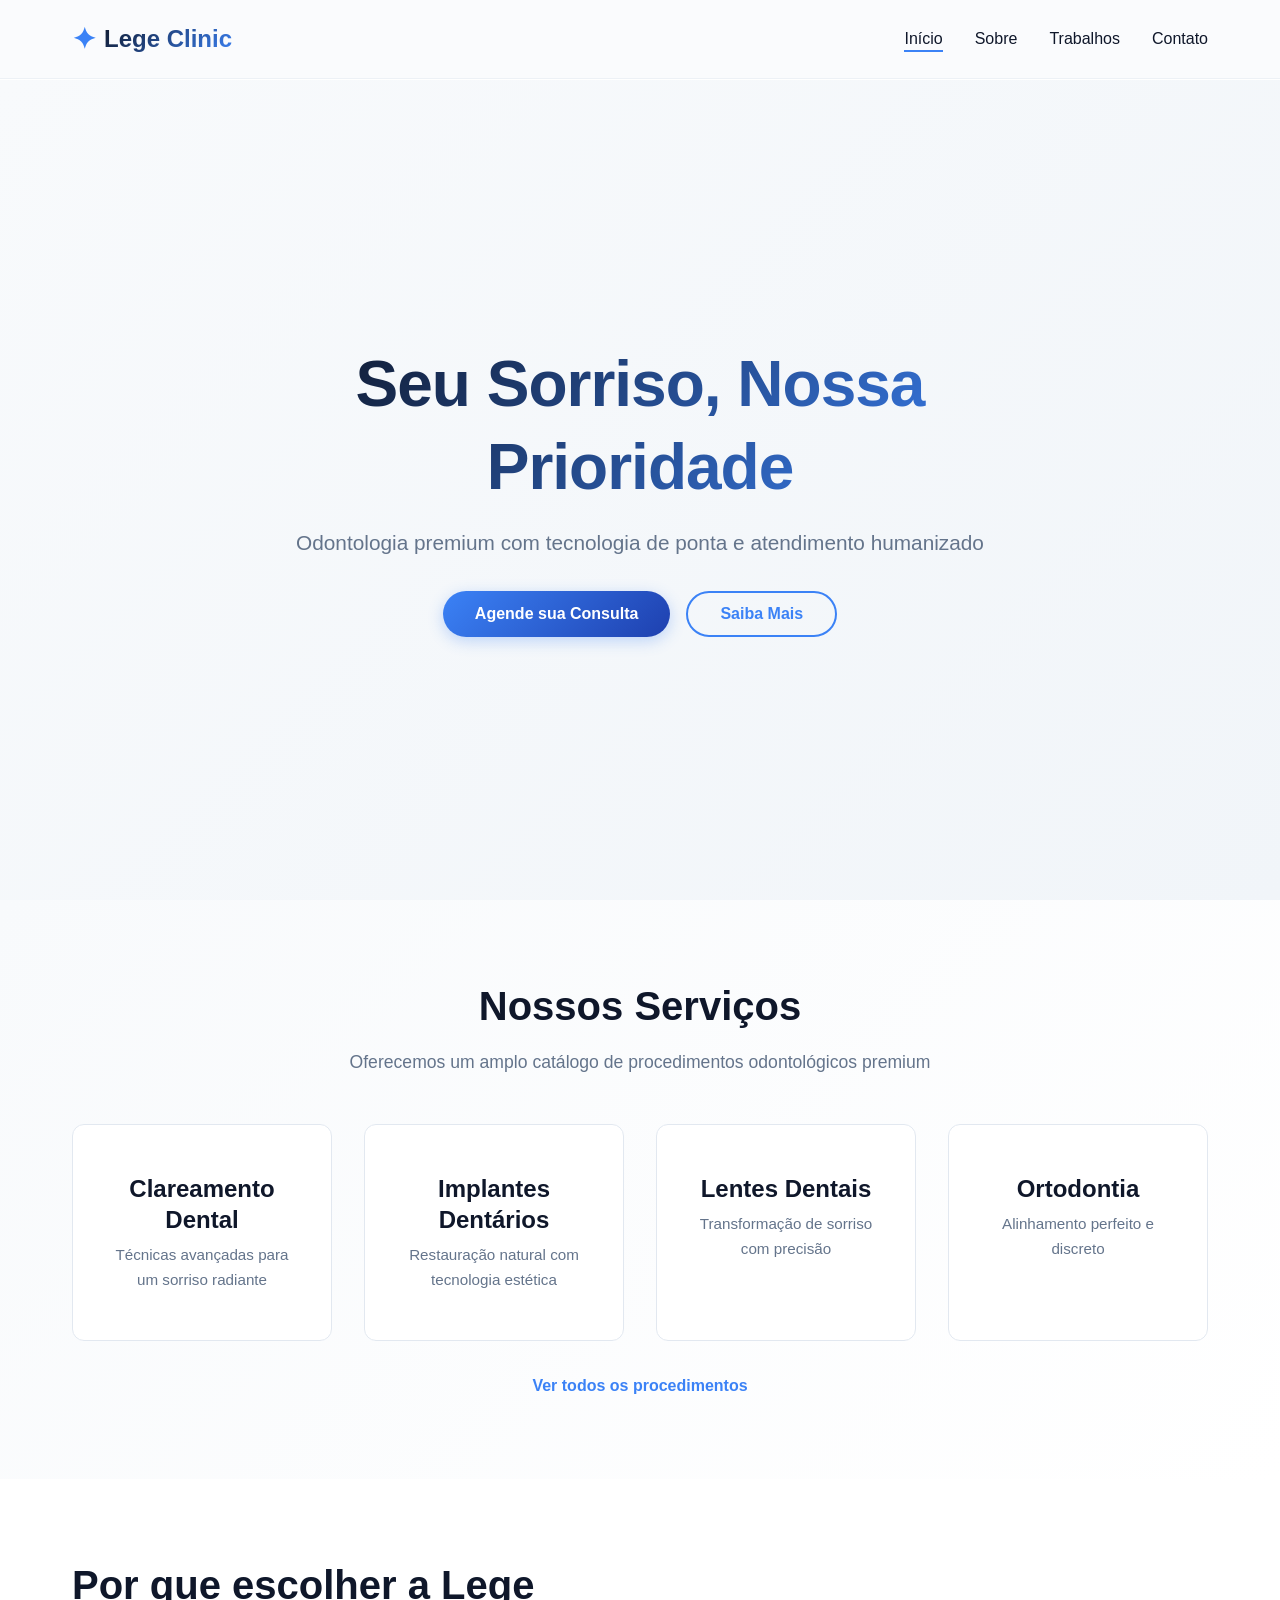
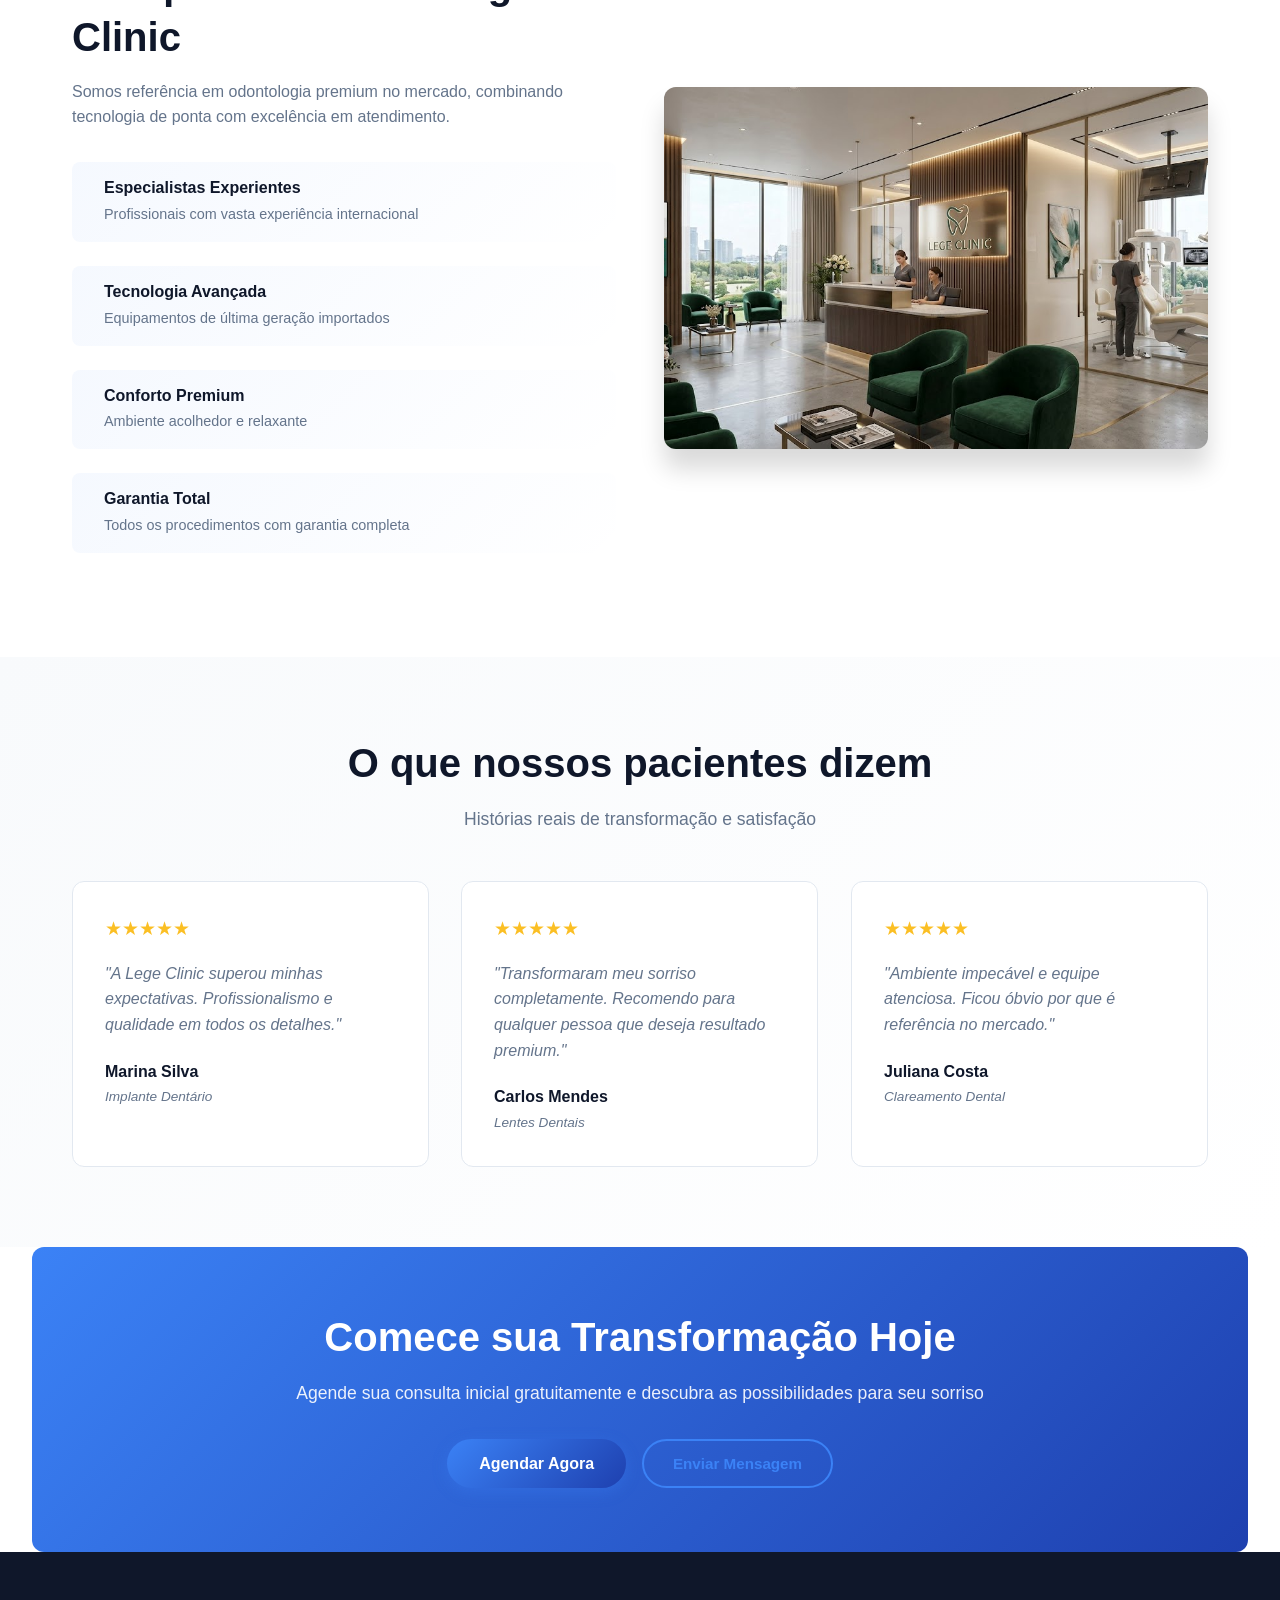
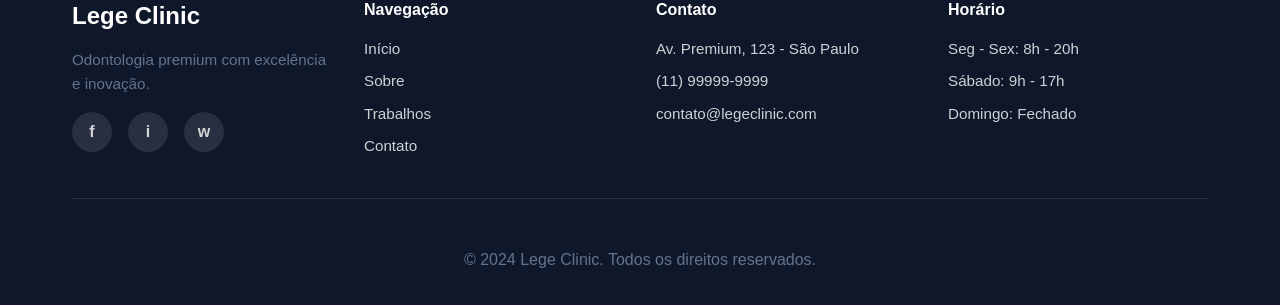
<file: index.html>
<!DOCTYPE html>
<html lang="pt-BR">
<head>
    <meta charset="UTF-8">
    <meta name="viewport" content="width=device-width, initial-scale=1.0">
    <title>Lege Clinic - Odontologia Premium</title>
    <link rel="stylesheet" href="style.css">
    <link rel="icon" type="image/x-icon" href="img/favicon.webp">
    <!-- Preload imagem crítica -->
    <link rel="preload" as="image" href="img/Consultório Premium.jpg" type="image/jpeg">
</head>
<body>
    <!-- Navigation -->
    <nav class="navbar">
        <div class="navbar-container">
            <div class="navbar-logo">
                <a href="index.html">
                    <span class="logo-icon">✦</span>
                    <span class="logo-text">Lege Clinic</span>
                </a>
            </div>
            <ul class="nav-menu">
                <li class="nav-item"><a href="index.html" class="nav-link active">Início</a></li>
                <li class="nav-item"><a href="sobre.html" class="nav-link">Sobre</a></li>
                <li class="nav-item"><a href="trabalhos.html" class="nav-link">Trabalhos</a></li>
                <li class="nav-item"><a href="contato.html" class="nav-link">Contato</a></li>
            </ul>
            <div class="hamburger">
                <span></span>
                <span></span>
                <span></span>
            </div>
        </div>
    </nav>

    <!-- Hero Section -->
    <section class="hero">
        <div class="hero-content">
            <h1 class="hero-title">Seu Sorriso, Nossa Prioridade</h1>
            <p class="hero-subtitle">Odontologia premium com tecnologia de ponta e atendimento humanizado</p>
            <div class="hero-cta">
                <button class="btn btn-primary" data-scroll="contact">Agende sua Consulta</button>
                <button class="btn btn-secondary">Saiba Mais</button>
            </div>
        </div>
        <div class="hero-background">
            <div class="gradient-blob blob-1"></div>
            <div class="gradient-blob blob-2"></div>
            <div class="gradient-blob blob-3"></div>
        </div>
    </section>

    <!-- Serviços Preview -->
    <section class="services-preview">
        <div class="container">
            <div class="section-header">
                <h2>Nossos Serviços</h2>
                <p>Oferecemos um amplo catálogo de procedimentos odontológicos premium</p>
            </div>
            <div class="services-grid">
                <div class="service-card">
                    <div class="service-icon icon-bright"></div>
                    <h3>Clareamento Dental</h3>
                    <p>Técnicas avançadas para um sorriso radiante</p>
                </div>
                <div class="service-card">
                    <div class="service-icon icon-implant"></div>
                    <h3>Implantes Dentários</h3>
                    <p>Restauração natural com tecnologia estética</p>
                </div>
                <div class="service-card">
                    <div class="service-icon icon-premium"></div>
                    <h3>Lentes Dentais</h3>
                    <p>Transformação de sorriso com precisão</p>
                </div>
                <div class="service-card">
                    <div class="service-icon icon-precision"></div>
                    <h3>Ortodontia</h3>
                    <p>Alinhamento perfeito e discreto</p>
                </div>
            </div>
            <div class="view-all">
                <a href="trabalhos.html" class="link-arrow">Ver todos os procedimentos</a>
            </div>
        </div>
    </section>

    <!-- Diferenciais -->
    <section class="diferenciais">
        <div class="container">
            <div class="diferencial-content">
                <div class="diferencial-text">
                    <h2>Por que escolher a Lege Clinic</h2>
                    <p>Somos referência em odontologia premium no mercado, combinando tecnologia de ponta com excelência em atendimento.</p>
                    <ul class="diferencial-list">
                        <li>
                            <span class="check check-icon"></span>
                            <div>
                                <h4>Especialistas Experientes</h4>
                                <p>Profissionais com vasta experiência internacional</p>
                            </div>
                        </li>
                        <li>
                            <span class="check check-icon"></span>
                            <div>
                                <h4>Tecnologia Avançada</h4>
                                <p>Equipamentos de última geração importados</p>
                            </div>
                        </li>
                        <li>
                            <span class="check check-icon"></span>
                            <div>
                                <h4>Conforto Premium</h4>
                                <p>Ambiente acolhedor e relaxante</p>
                            </div>
                        </li>
                        <li>
                            <span class="check check-icon"></span>
                            <div>
                                <h4>Garantia Total</h4>
                                <p>Todos os procedimentos com garantia completa</p>
                            </div>
                        </li>
                    </ul>
                </div>
                <div class="diferencial-image">
                    <div class="image-placeholder">
                        <img src="img/Consultório Premium.jpg" alt="Consultório Premium" width="600" height="400" loading="eager" decoding="async">
                    </div>
                </div>
            </div>
        </div>
    </section>

    <!-- Depoimentos -->
    <section class="testimonials">
        <div class="container">
            <div class="section-header">
                <h2>O que nossos pacientes dizem</h2>
                <p>Histórias reais de transformação e satisfação</p>
            </div>
            <div class="testimonials-grid">
                <div class="testimonial-card">
                    <div class="stars">★★★★★</div>
                    <p>"A Lege Clinic superou minhas expectativas. Profissionalismo e qualidade em todos os detalhes."</p>
                    <div class="testimonial-author">
                        <h4>Marina Silva</h4>
                        <p>Implante Dentário</p>
                    </div>
                </div>
                <div class="testimonial-card">
                    <div class="stars">★★★★★</div>
                    <p>"Transformaram meu sorriso completamente. Recomendo para qualquer pessoa que deseja resultado premium."</p>
                    <div class="testimonial-author">
                        <h4>Carlos Mendes</h4>
                        <p>Lentes Dentais</p>
                    </div>
                </div>
                <div class="testimonial-card">
                    <div class="stars">★★★★★</div>
                    <p>"Ambiente impecável e equipe atenciosa. Ficou óbvio por que é referência no mercado."</p>
                    <div class="testimonial-author">
                        <h4>Juliana Costa</h4>
                        <p>Clareamento Dental</p>
                    </div>
                </div>
            </div>
        </div>
    </section>

    <!-- CTA Section -->
    <section class="cta-section" id="contact">
        <div class="container">
            <div class="cta-content">
                <h2>Comece sua Transformação Hoje</h2>
                <p>Agende sua consulta inicial gratuitamente e descubra as possibilidades para seu sorriso</p>
                <div class="cta-buttons">
                    <button class="btn btn-primary">Agendar Agora</button>
                    <a href="contato.html" class="btn btn-outline">Enviar Mensagem</a>
                </div>
            </div>
        </div>
    </section>

    <!-- Footer -->
    <footer class="footer">
        <div class="container">
            <div class="footer-content">
                <div class="footer-section">
                    <h3>Lege Clinic</h3>
                    <p>Odontologia premium com excelência e inovação.</p>
                    <div class="social-links">
                        <a href="#" class="social-icon">f</a>
                        <a href="#" class="social-icon">i</a>
                        <a href="#" class="social-icon">w</a>
                    </div>
                </div>
                <div class="footer-section">
                    <h4>Navegação</h4>
                    <ul>
                        <li><a href="index.html">Início</a></li>
                        <li><a href="sobre.html">Sobre</a></li>
                        <li><a href="trabalhos.html">Trabalhos</a></li>
                        <li><a href="contato.html">Contato</a></li>
                    </ul>
                </div>
                <div class="footer-section">
                    <h4>Contato</h4>
                    <ul>
                        <li><span class="icon-location"></span> Av. Premium, 123 - São Paulo</li>
                        <li><span class="icon-phone"></span> (11) 99999-9999</li>
                        <li><span class="icon-email"></span> contato@legeclinic.com</li>
                    </ul>
                </div>
                <div class="footer-section">
                    <h4>Horário</h4>
                    <ul>
                        <li>Seg - Sex: 8h - 20h</li>
                        <li>Sábado: 9h - 17h</li>
                        <li>Domingo: Fechado</li>
                    </ul>
                </div>
            </div>
            <div class="footer-bottom">
                <p>&copy; 2024 Lege Clinic. Todos os direitos reservados.</p>
            </div>
        </div>
    </footer>

    <script src="script.js"></script>
</body>
</html>
</file>
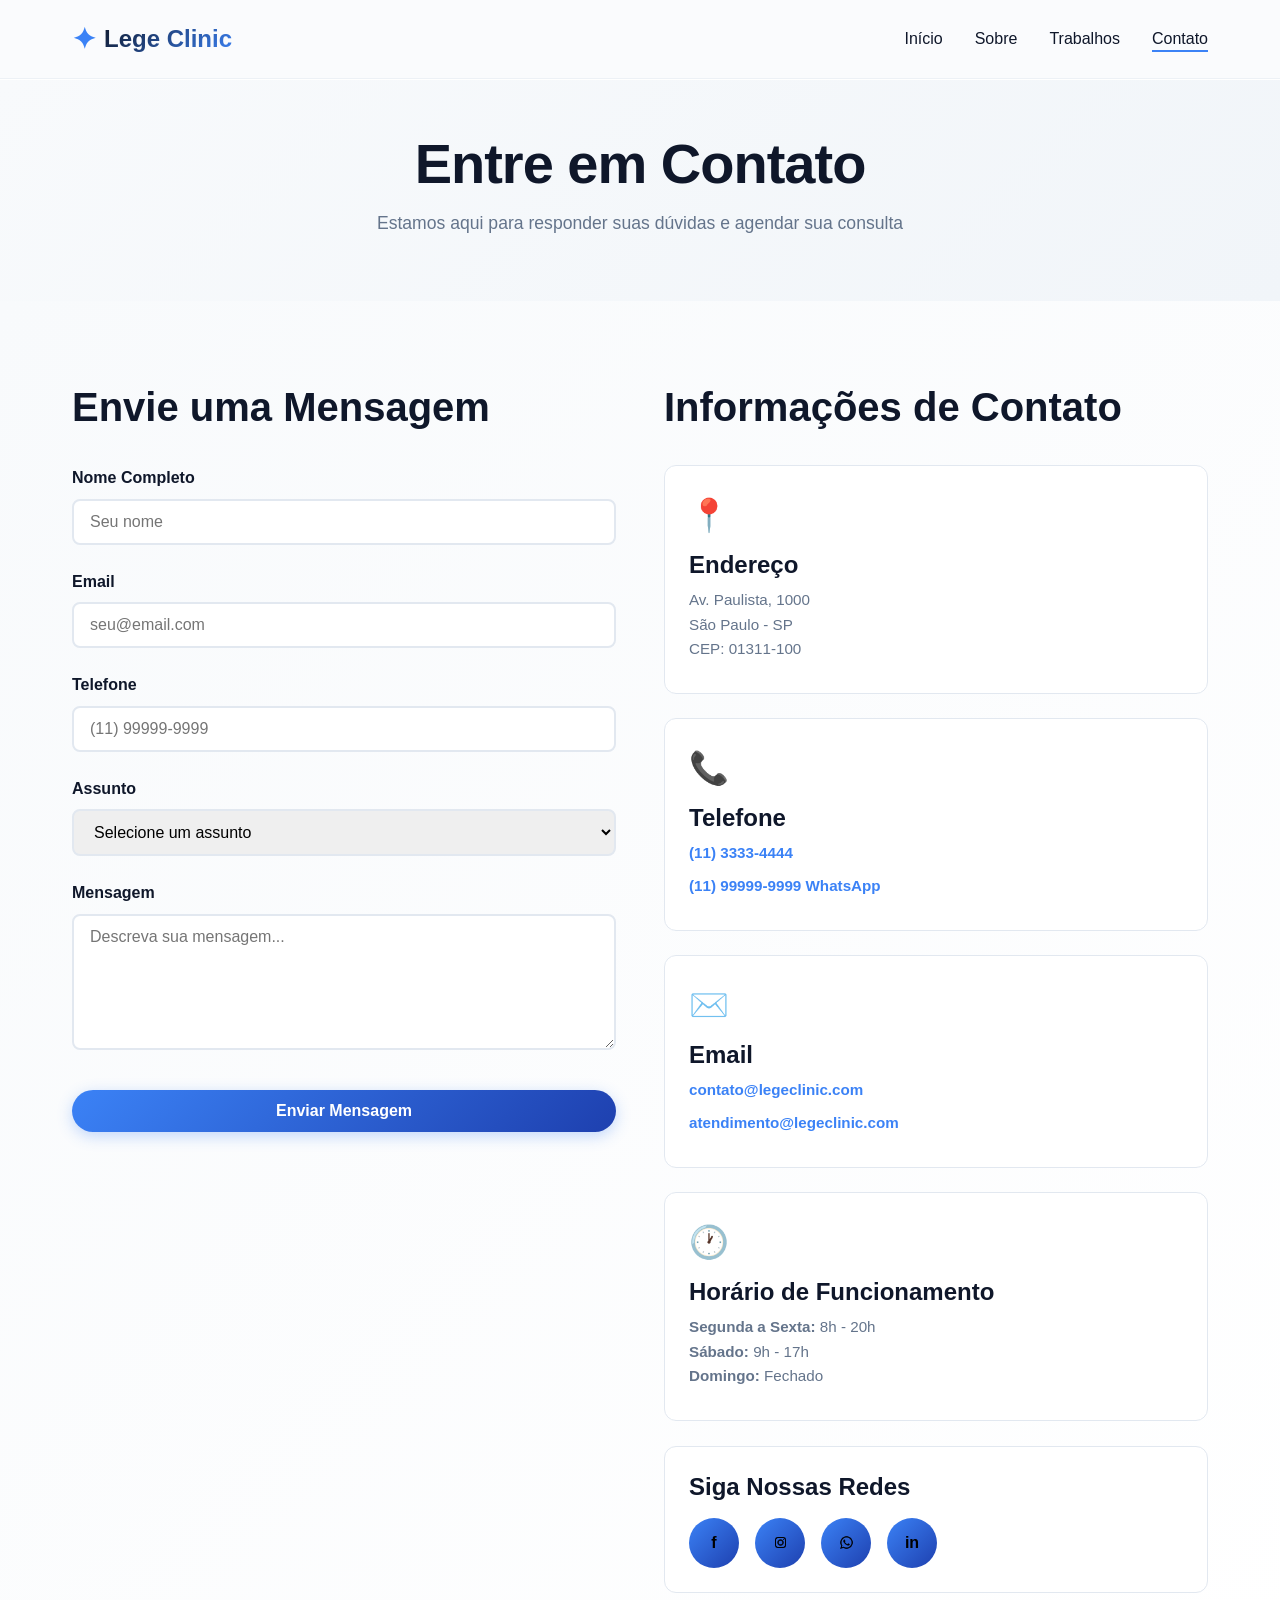
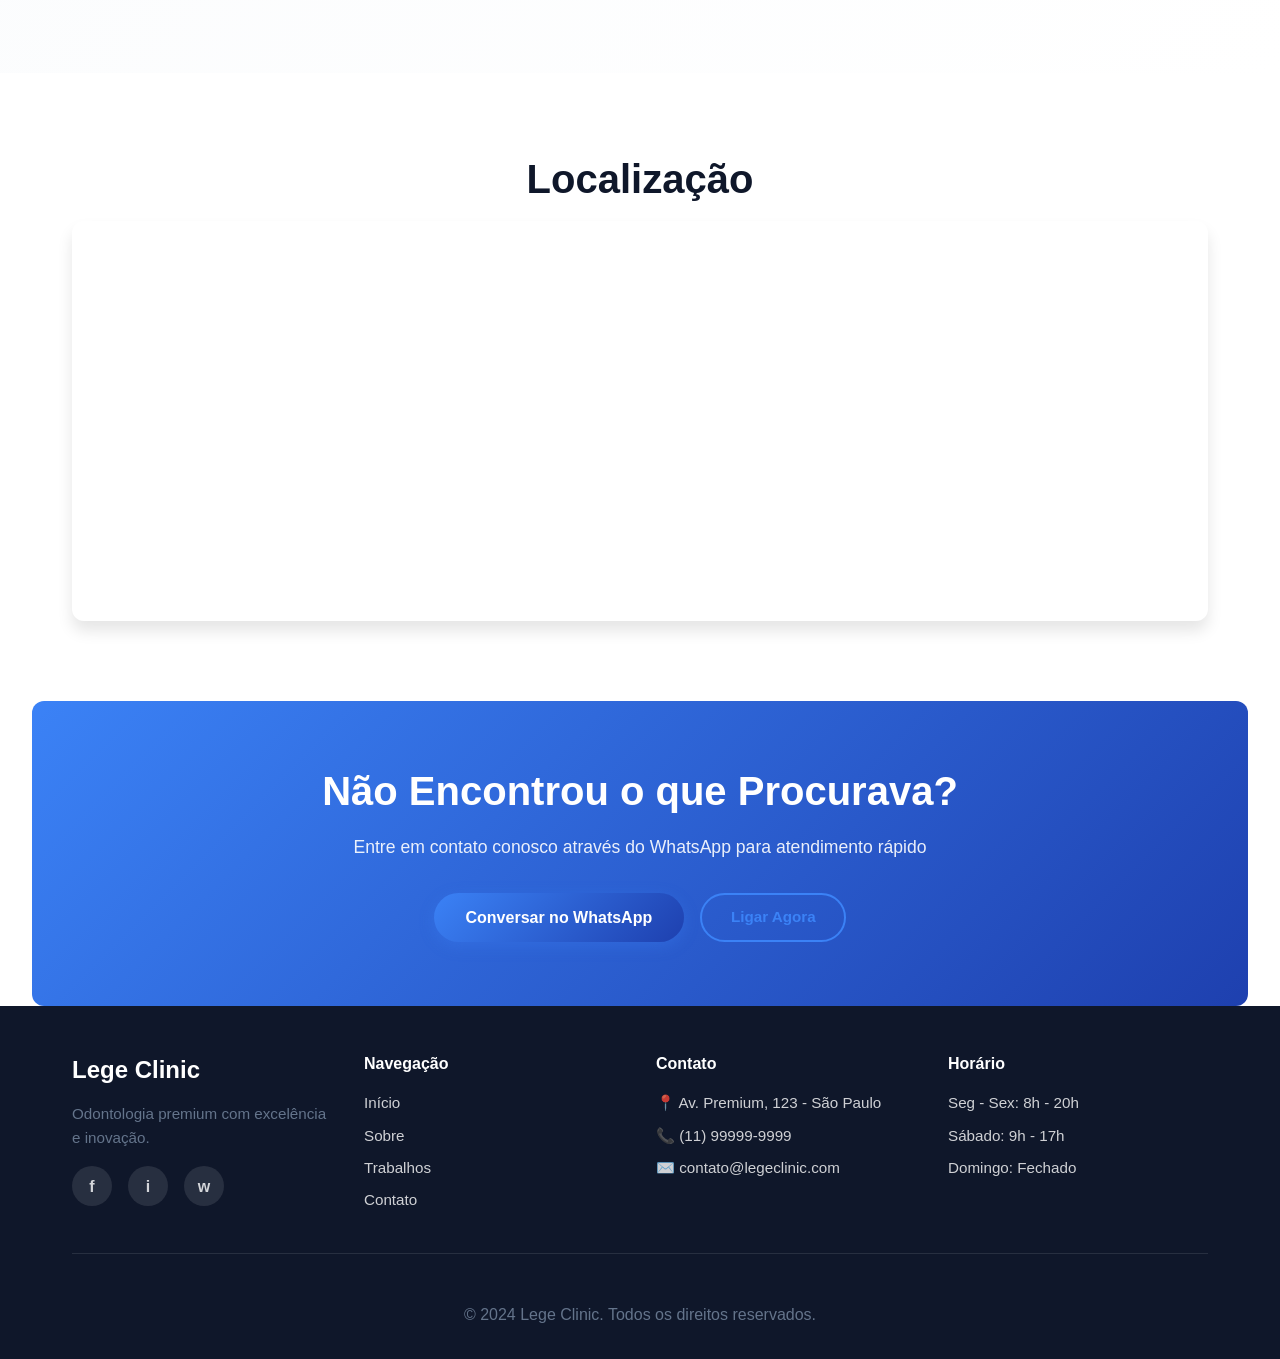
<file: contato.html>
<!DOCTYPE html>
<html lang="pt-BR">
<head>
    <meta charset="UTF-8">
    <meta name="viewport" content="width=device-width, initial-scale=1.0">
    <title>Contato - Lege Clinic</title>
    <link rel="stylesheet" href="style.css">
</head>
<body>
    <!-- Navigation -->
    <nav class="navbar">
        <div class="navbar-container">
            <div class="navbar-logo">
                <a href="index.html">
                    <span class="logo-icon">✦</span>
                    <span class="logo-text">Lege Clinic</span>
                </a>
            </div>
            <ul class="nav-menu">
                <li class="nav-item"><a href="index.html" class="nav-link">Início</a></li>
                <li class="nav-item"><a href="sobre.html" class="nav-link">Sobre</a></li>
                <li class="nav-item"><a href="trabalhos.html" class="nav-link">Trabalhos</a></li>
                <li class="nav-item"><a href="contato.html" class="nav-link active">Contato</a></li>
            </ul>
            <div class="hamburger">
                <span></span>
                <span></span>
                <span></span>
            </div>
        </div>
    </nav>

    <!-- Page Header -->
    <div class="page-header">
        <div class="container">
            <h1>Entre em Contato</h1>
            <p>Estamos aqui para responder suas dúvidas e agendar sua consulta</p>
        </div>
    </div>

    <!-- Contact Section -->
    <section class="contact-section">
        <div class="container">
            <div class="contact-wrapper">
                <!-- Contact Form -->
                <div class="contact-form-wrapper">
                    <h2>Envie uma Mensagem</h2>
                    <form class="contact-form" id="contactForm">
                        <div class="form-group">
                            <label for="name">Nome Completo</label>
                            <input type="text" id="name" name="name" placeholder="Seu nome" required>
                        </div>
                        <div class="form-group">
                            <label for="email">Email</label>
                            <input type="email" id="email" name="email" placeholder="seu@email.com" required>
                        </div>
                        <div class="form-group">
                            <label for="phone">Telefone</label>
                            <input type="tel" id="phone" name="phone" placeholder="(11) 99999-9999">
                        </div>
                        <div class="form-group">
                            <label for="subject">Assunto</label>
                            <select id="subject" name="subject" required>
                                <option value="">Selecione um assunto</option>
                                <option value="agendamento">Agendamento</option>
                                <option value="orcamento">Orçamento</option>
                                <option value="informacoes">Informações</option>
                                <option value="duvidas">Dúvidas</option>
                                <option value="outro">Outro</option>
                            </select>
                        </div>
                        <div class="form-group full">
                            <label for="message">Mensagem</label>
                            <textarea id="message" name="message" placeholder="Descreva sua mensagem..." rows="6" required></textarea>
                        </div>
                        <button type="submit" class="btn btn-primary">Enviar Mensagem</button>
                    </form>
                </div>

                <!-- Contact Info -->
                <div class="contact-info-wrapper">
                    <h2>Informações de Contato</h2>
                    
                    <div class="info-card">
                        <div class="info-icon">📍</div>
                        <h3>Endereço</h3>
                        <p>Av. Paulista, 1000<br>São Paulo - SP<br>CEP: 01311-100</p>
                    </div>

                    <div class="info-card">
                        <div class="info-icon">📞</div>
                        <h3>Telefone</h3>
                        <p><a href="tel:+551133334444">(11) 3333-4444</a></p>
                        <p><a href="tel:+551199999999">(11) 99999-9999 WhatsApp</a></p>
                    </div>

                    <div class="info-card">
                        <div class="info-icon">✉️</div>
                        <h3>Email</h3>
                        <p><a href="mailto:contato@legeclinic.com">contato@legeclinic.com</a></p>
                        <p><a href="mailto:atendimento@legeclinic.com">atendimento@legeclinic.com</a></p>
                    </div>

                    <div class="info-card">
                        <div class="info-icon">🕐</div>
                        <h3>Horário de Funcionamento</h3>
                        <p><strong>Segunda a Sexta:</strong> 8h - 20h<br>
                        <strong>Sábado:</strong> 9h - 17h<br>
                        <strong>Domingo:</strong> Fechado</p>
                    </div>

                    <div class="social-section">
                        <h3>Siga Nossas Redes</h3>
                        <div class="social-links-large">
                            <a href="#" class="social-link-btn" title="Facebook">
                                <span class="icon-social-f" style="color: black;">f</span>
                            </a>
                            <a href="#" class="social-link-btn" title="Instagram">
                                <span class="icon-social-ig"><img src="img/ig.webp" alt="Instagram" style="width: 15px; height: 15px;"></span>
                            </a>
                            <a href="#" class="social-link-btn" title="WhatsApp">
                                <span class="icon-social-wa"><img src="img/wt.webp" alt="WhatsApp" style="width: 15px; height: 15px;"></span>
                            </a>
                            <a href="#" class="social-link-btn" title="LinkedIn">
                                <span class="icon-social-in" style="color: black;">in</span>
                            </a>
                        </div>
                    </div>
                </div>
            </div>
        </div>
    </section>

    <!-- Map Section -->
    <section class="map-section">
        <div class="container">
            <h2 class="section-center">Localização</h2>
            <div class="map-container">
                <iframe src="https://www.google.com/maps/embed?pb=!1m18!1m12!1m3!1d3657.0961788843857!2d-46.6560799!3d-23.5615288!2m3!1f0!2f0!3f0!3m2!1i1024!2i768!4f13.1!3m3!1m2!1s0x94ce57a6c5d5d6f1%3A0x5e2e5f9e1c0e0c0e!2sAv.%20Paulista%2C%201000%20-%20S%C3%A3o%20Paulo%2C%20SP!5e0!3m2!1spt-BR!2sbr!4v1234567890" allowfullscreen="" loading="lazy" referrerpolicy="no-referrer-when-downgrade"></iframe>
            </div>
        </div>
    </section>

    <!-- CTA Section -->
    <section class="cta-section">
        <div class="container">
            <div class="cta-content">
                <h2>Não Encontrou o que Procurava?</h2>
                <p>Entre em contato conosco através do WhatsApp para atendimento rápido</p>
                <div class="cta-buttons">
                    <a href="https://wa.me/5511999999999?text=Olá,%20gostaria%20de%20saber%20mais%20sobre%20os%20serviços%20da%20Lege%20Clinic" class="btn btn-primary" target="_blank">Conversar no WhatsApp</a>
                    <a href="tel:+551133334444" class="btn btn-outline">Ligar Agora</a>
                </div>
            </div>
        </div>
    </section>

    <!-- Footer -->
    <footer class="footer">
        <div class="container">
            <div class="footer-content">
                <div class="footer-section">
                    <h3>Lege Clinic</h3>
                    <p>Odontologia premium com excelência e inovação.</p>
                    <div class="social-links">
                        <a href="#" class="social-icon">f</a>
                        <a href="#" class="social-icon">i</a>
                        <a href="#" class="social-icon">w</a>
                    </div>
                </div>
                <div class="footer-section">
                    <h4>Navegação</h4>
                    <ul>
                        <li><a href="index.html">Início</a></li>
                        <li><a href="sobre.html">Sobre</a></li>
                        <li><a href="trabalhos.html">Trabalhos</a></li>
                        <li><a href="contato.html">Contato</a></li>
                    </ul>
                </div>
                <div class="footer-section">
                    <h4>Contato</h4>
                    <ul>
                        <li>📍 Av. Premium, 123 - São Paulo</li>
                        <li>📞 (11) 99999-9999</li>
                        <li>✉️ contato@legeclinic.com</li>
                    </ul>
                </div>
                <div class="footer-section">
                    <h4>Horário</h4>
                    <ul>
                        <li>Seg - Sex: 8h - 20h</li>
                        <li>Sábado: 9h - 17h</li>
                        <li>Domingo: Fechado</li>
                    </ul>
                </div>
            </div>
            <div class="footer-bottom">
                <p>&copy; 2024 Lege Clinic. Todos os direitos reservados.</p>
            </div>
        </div>
    </footer>

    <script src="script.js"></script>
</body>
</html>
</file>
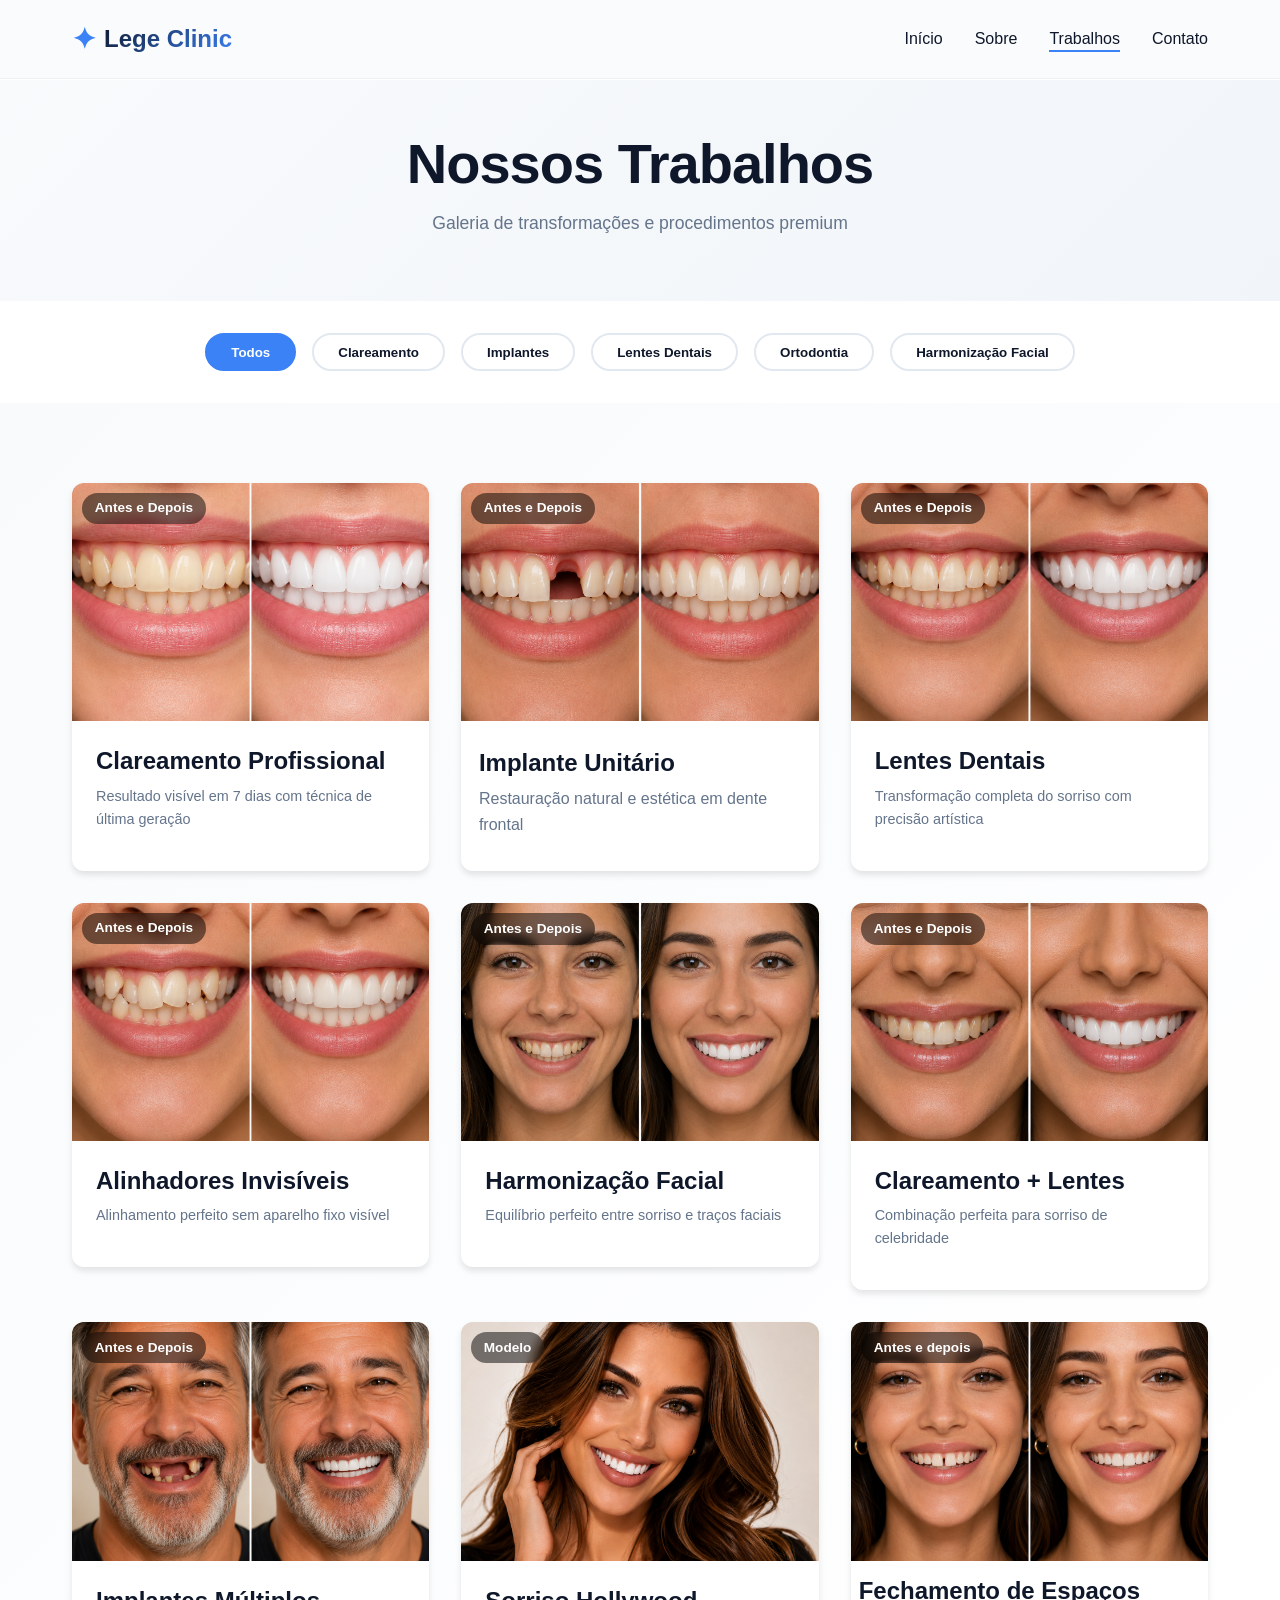
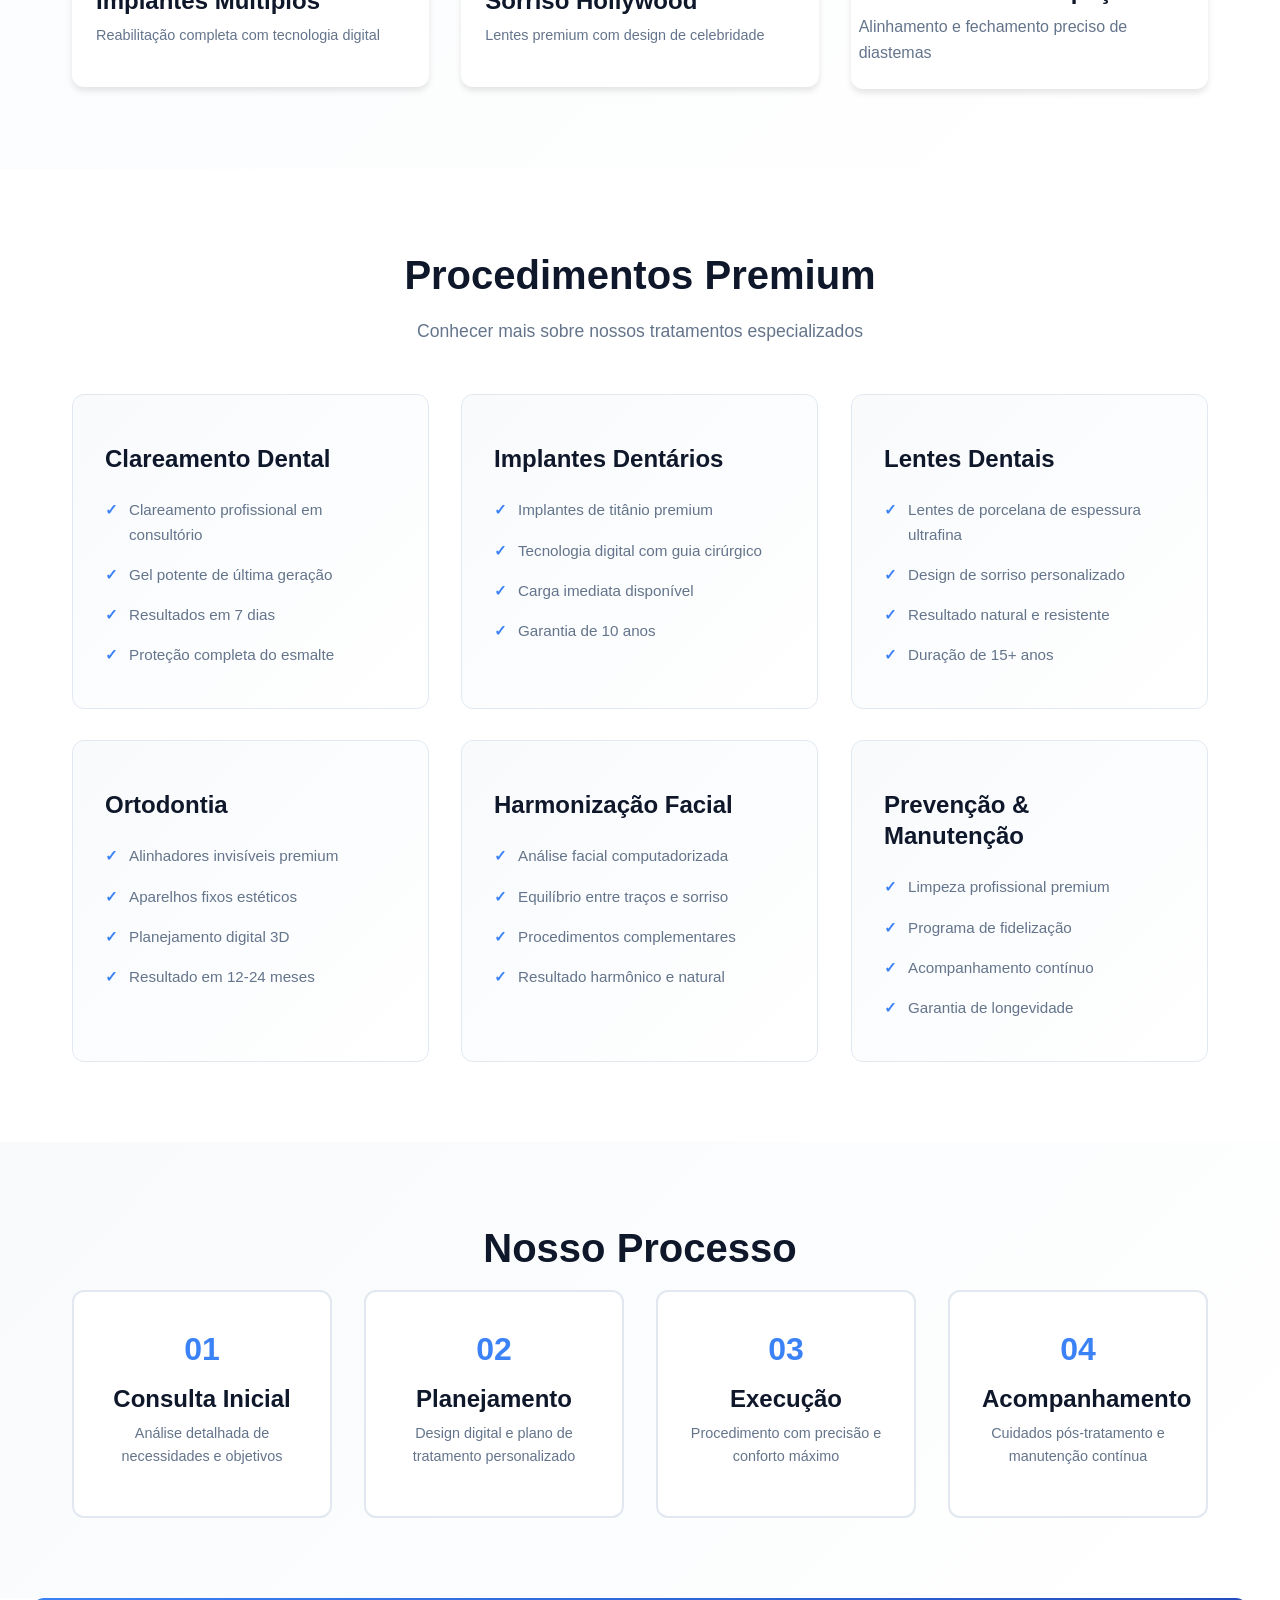
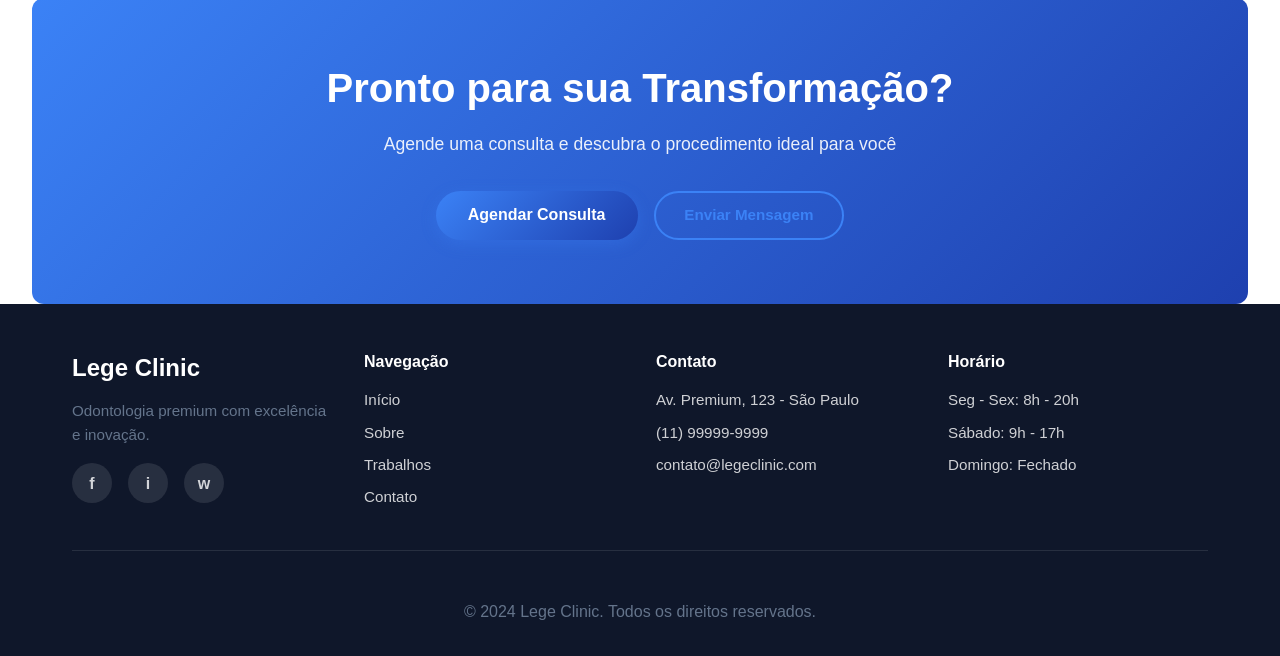
<file: trabalhos.html>
<!DOCTYPE html>
<html lang="pt-BR">
<head>
    <meta charset="UTF-8">
    <meta name="viewport" content="width=device-width, initial-scale=1.0">
    <title>Trabalhos - Lege Clinic</title>
    <link rel="stylesheet" href="style.css">
    <!-- Preload primeira imagem da galeria -->
    <link rel="preload" as="image" href="img/clareamento.png" type="image/png">
</head>
<body>
    <!-- Navigation -->
    <nav class="navbar">
        <div class="navbar-container">
            <div class="navbar-logo">
                <a href="index.html">
                    <span class="logo-icon">✦</span>
                    <span class="logo-text">Lege Clinic</span>
                </a>
            </div>
            <ul class="nav-menu">
                <li class="nav-item"><a href="index.html" class="nav-link">Início</a></li>
                <li class="nav-item"><a href="sobre.html" class="nav-link">Sobre</a></li>
                <li class="nav-item"><a href="trabalhos.html" class="nav-link active">Trabalhos</a></li>
                <li class="nav-item"><a href="contato.html" class="nav-link">Contato</a></li>
            </ul>
            <div class="hamburger">
                <span></span>
                <span></span>
                <span></span>
            </div>
        </div>
    </nav>

    <!-- Page Header -->
    <div class="page-header">
        <div class="container">
            <h1>Nossos Trabalhos</h1>
            <p>Galeria de transformações e procedimentos premium</p>
        </div>
    </div>

    <!-- Filter Tabs -->
    <section class="filter-section">
        <div class="container">
            <div class="filter-tabs">
                <button class="filter-btn active" data-filter="all">Todos</button>
                <button class="filter-btn" data-filter="clareamento">Clareamento</button>
                <button class="filter-btn" data-filter="implantes">Implantes</button>
                <button class="filter-btn" data-filter="lentes">Lentes Dentais</button>
                <button class="filter-btn" data-filter="ortodontia">Ortodontia</button>
                <button class="filter-btn" data-filter="harmonizacao">Harmonização Facial</button>
            </div>
        </div>
    </section>

    <!-- Gallery -->
    <section class="gallery">
        <div class="container">
            <div class="gallery-grid">
                <!-- Clareamento -->
                <div class="gallery-item" data-category="clareamento">
                    <div class="gallery-card">
                        <div class="before-after">
                            <div class="before">
                                <img src="img/clareamento.png" alt="Antes e Depois" width="600" height="400" loading="eager" decoding="async">
                                <span class="label">Antes e Depois</span>
                            </div>
                        </div>
                        <div class="card-content">
                            <h3>Clareamento Profissional</h3>
                            <p>Resultado visível em 7 dias com técnica de última geração</p>
                        </div>
                    </div>
                </div>

                <!-- Implantes -->
                <div class="gallery-item" data-category="implantes">
                    <div class="gallery-card">
                        <div class="before-after">
                            <div class="before">
                                <img src="img/Implante Unitário.png" alt="Antes e Depois" width="600" height="400" loading="lazy" decoding="async">
                                <span class="label">Antes e Depois</span>
                            </div>

                        </div>
                        <div class="card-content-unitario">
                            <h3>Implante Unitário</h3>
                            <p>Restauração natural e estética em dente frontal</p>
                        </div>
                    </div>
                </div>

                <!-- Lentes -->
                <div class="gallery-item" data-category="lentes">
                    <div class="gallery-card">
                        <div class="before-after">
                            <div class="before">
                                <img src="img/lentes.png" alt="Antes e Depois" width="600" height="400" loading="lazy" decoding="async">
                                <span class="label">Antes e Depois</span>
                            </div>
                        </div>
                        <div class="card-content">
                            <h3>Lentes Dentais</h3>
                            <p>Transformação completa do sorriso com precisão artística</p>
                        </div>
                    </div>
                </div>

                <!-- Ortodontia -->
                <div class="gallery-item" data-category="ortodontia">
                    <div class="gallery-card">
                        <div class="before-after">
                            <div class="before">
                                <img src="img/alinhamento.png" alt="Antes e Depois" width="600" height="400" loading="lazy" decoding="async">
                                <span class="label">Antes e Depois</span>
                            </div>
                        </div>
                        <div class="card-content">
                            <h3>Alinhadores Invisíveis</h3>
                            <p>Alinhamento perfeito sem aparelho fixo visível</p>
                        </div>
                    </div>
                </div>

                <!-- Harmonização -->
                <div class="gallery-item" data-category="harmonizacao">
                    <div class="gallery-card">
                        <div class="before-after">
                            <div class="before">
                                <img src="img/harmonização.png" alt="Antes e Depois" width="600" height="400" loading="lazy" decoding="async">
                                <span class="label">Antes e Depois</span>
                            </div>
                        </div>
                        <div class="card-content">
                            <h3>Harmonização Facial</h3>
                            <p>Equilíbrio perfeito entre sorriso e traços faciais</p>
                        </div>
                    </div>
                </div>

                <!-- Clareamento 2 -->
                <div class="gallery-item" data-category="clareamento">
                    <div class="gallery-card">
                        <div class="before-after">
                            <div class="before">
                                <img src="img/clareamento-lentes.png" alt="Antes e Depois" width="600" height="400" loading="lazy" decoding="async">
                                <span class="label">Antes e Depois</span>
                            </div>
                        </div>
                        <div class="card-content">
                            <h3>Clareamento + Lentes</h3>
                            <p>Combinação perfeita para sorriso de celebridade</p>
                        </div>
                    </div>
                </div>

                <!-- Implantes 2 -->
                <div class="gallery-item" data-category="implantes">
                    <div class="gallery-card">
                        <div class="before-after">
                            <div class="before">
                                <img src="img/implante-multiplo.png" alt="Antes e Depois" width="600" height="400" loading="lazy" decoding="async">
                                <span class="label">Antes e Depois</span>
                            </div>

                        </div>
                        <div class="card-content">
                            <h3>Implantes Múltiplos</h3>
                            <p>Reabilitação completa com tecnologia digital</p>
                        </div>
                    </div>
                </div>

                <!-- Lentes 2 -->
                <div class="gallery-item" data-category="lentes">
                    <div class="gallery-card">
                        <div class="before-after">
                            <div class="before">
                                <img src="img/holiod.png" alt="Foto bonita dos dentes" width="600" height="400" loading="lazy" decoding="async">
                                <span class="label">Modelo</span>
                            </div>
                        </div>
                        <div class="card-content">
                            <h3>Sorriso Hollywood</h3>
                            <p>Lentes premium com design de celebridade</p>
                        </div>
                    </div>
                </div>

                <!-- Ortodontia 2 -->
                <div class="gallery-item" data-category="ortodontia">
                    <div class="gallery-card">
                        <div class="before-after">
                            <div class="before">
                                <img src="img/espaços.png" alt="Antes e Depois" width="600" height="400" loading="lazy" decoding="async">
                                <span class="label">Antes e depois</span>
                            </div>
                        </div>
                        <div class="card-content-espacos">
                            <h3>Fechamento de Espaços</h3>
                            <p>Alinhamento e fechamento preciso de diastemas</p>
                        </div>
                    </div>
                </div>
            </div>
        </div>
    </section>

    <!-- Procedures Section -->
    <section class="procedures">
        <div class="container">
            <div class="section-header">
                <h2>Procedimentos Premium</h2>
                <p>Conhecer mais sobre nossos tratamentos especializados</p>
            </div>
            <div class="procedures-grid">
                <div class="procedure-card">
                    <div class="procedure-icon icon-bright"></div>
                    <h3>Clareamento Dental</h3>
                    <ul>
                        <li>Clareamento profissional em consultório</li>
                        <li>Gel potente de última geração</li>
                        <li>Resultados em 7 dias</li>
                        <li>Proteção completa do esmalte</li>
                    </ul>
                </div>
                <div class="procedure-card">
                    <div class="procedure-icon icon-premium"></div>
                    <h3>Implantes Dentários</h3>
                    <ul>
                        <li>Implantes de titânio premium</li>
                        <li>Tecnologia digital com guia cirúrgico</li>
                        <li>Carga imediata disponível</li>
                        <li>Garantia de 10 anos</li>
                    </ul>
                </div>
                <div class="procedure-card">
                    <div class="procedure-icon icon-implant"></div>
                    <h3>Lentes Dentais</h3>
                    <ul>
                        <li>Lentes de porcelana de espessura ultrafina</li>
                        <li>Design de sorriso personalizado</li>
                        <li>Resultado natural e resistente</li>
                        <li>Duração de 15+ anos</li>
                    </ul>
                </div>
                <div class="procedure-card">
                    <div class="procedure-icon icon-precision"></div>
                    <h3>Ortodontia</h3>
                    <ul>
                        <li>Alinhadores invisíveis premium</li>
                        <li>Aparelhos fixos estéticos</li>
                        <li>Planejamento digital 3D</li>
                        <li>Resultado em 12-24 meses</li>
                    </ul>
                </div>
                <div class="procedure-card">
                    <div class="procedure-icon icon-harmony"></div>
                    <h3>Harmonização Facial</h3>
                    <ul>
                        <li>Análise facial computadorizada</li>
                        <li>Equilíbrio entre traços e sorriso</li>
                        <li>Procedimentos complementares</li>
                        <li>Resultado harmônico e natural</li>
                    </ul>
                </div>
                <div class="procedure-card">
                    <div class="procedure-icon icon-protection"></div>
                    <h3>Prevenção & Manutenção</h3>
                    <ul>
                        <li>Limpeza profissional premium</li>
                        <li>Programa de fidelização</li>
                        <li>Acompanhamento contínuo</li>
                        <li>Garantia de longevidade</li>
                    </ul>
                </div>
            </div>
        </div>
    </section>

    <!-- Process Section -->
    <section class="process">
        <div class="container">
            <h2 class="section-center">Nosso Processo</h2>
            <div class="process-timeline">
                <div class="process-step">
                    <div class="step-number">01</div>
                    <h3>Consulta Inicial</h3>
                    <p>Análise detalhada de necessidades e objetivos</p>
                </div>
                <div class="timeline-connector"></div>
                <div class="process-step">
                    <div class="step-number">02</div>
                    <h3>Planejamento</h3>
                    <p>Design digital e plano de tratamento personalizado</p>
                </div>
                <div class="timeline-connector"></div>
                <div class="process-step">
                    <div class="step-number">03</div>
                    <h3>Execução</h3>
                    <p>Procedimento com precisão e conforto máximo</p>
                </div>
                <div class="timeline-connector"></div>
                <div class="process-step">
                    <div class="step-number">04</div>
                    <h3>Acompanhamento</h3>
                    <p>Cuidados pós-tratamento e manutenção contínua</p>
                </div>
            </div>
        </div>
    </section>

    <!-- CTA Section -->
    <section class="cta-section">
        <div class="container">
            <div class="cta-content">
                <h2>Pronto para sua Transformação?</h2>
                <p>Agende uma consulta e descubra o procedimento ideal para você</p>
                <div class="cta-buttons">
                    <button class="btn btn-primary">Agendar Consulta</button>
                    <a href="contato.html" class="btn btn-outline">Enviar Mensagem</a>
                </div>
            </div>
        </div>
    </section>

    <!-- Footer -->
    <footer class="footer">
        <div class="container">
            <div class="footer-content">
                <div class="footer-section">
                    <h3>Lege Clinic</h3>
                    <p>Odontologia premium com excelência e inovação.</p>
                    <div class="social-links">
                        <a href="#" class="social-icon">f</a>
                        <a href="#" class="social-icon">i</a>
                        <a href="#" class="social-icon">w</a>
                    </div>
                </div>
                <div class="footer-section">
                    <h4>Navegação</h4>
                    <ul>
                        <li><a href="index.html">Início</a></li>
                        <li><a href="sobre.html">Sobre</a></li>
                        <li><a href="trabalhos.html">Trabalhos</a></li>
                        <li><a href="contato.html">Contato</a></li>
                    </ul>
                </div>
                <div class="footer-section">
                    <h4>Contato</h4>
                    <ul>
                        <li><span class="icon-location"></span> Av. Premium, 123 - São Paulo</li>
                        <li><span class="icon-phone"></span> (11) 99999-9999</li>
                        <li><span class="icon-email"></span> contato@legeclinic.com</li>
                    </ul>
                </div>
                <div class="footer-section">
                    <h4>Horário</h4>
                    <ul>
                        <li>Seg - Sex: 8h - 20h</li>
                        <li>Sábado: 9h - 17h</li>
                        <li>Domingo: Fechado</li>
                    </ul>
                </div>
            </div>
            <div class="footer-bottom">
                <p>&copy; 2024 Lege Clinic. Todos os direitos reservados.</p>
            </div>
        </div>
    </footer>

    <script src="script.js"></script>
</body>
</html>
</file>
<file: style.css>
/* ===== CSS Variables ===== */
:root {
    --primary-color: #0f172a;
    --secondary-color: #1e293b;
    --accent-color: #3b82f6;
    --accent-light: #60a5fa;
    --text-dark: #0f172a;
    --text-light: #64748b;
    --text-white: #ffffff;
    --bg-light: #f8fafc;
    --bg-white: #ffffff;
    --border-color: #e2e8f0;
    --shadow-sm: 0 1px 2px rgba(0, 0, 0, 0.05);
    --shadow-md: 0 4px 6px rgba(0, 0, 0, 0.1);
    --shadow-lg: 0 10px 15px rgba(0, 0, 0, 0.1);
    --shadow-xl: 0 20px 25px rgba(0, 0, 0, 0.15);
    --transition: all 0.3s cubic-bezier(0.4, 0, 0.2, 1);
}

/* ===== Global Styles ===== */
* {
    margin: 0;
    padding: 0;
    box-sizing: border-box;
}

html {
    scroll-behavior: smooth;
}

body {
    font-family: 'Segoe UI', -apple-system, BlinkMacSystemFont, 'Helvetica Neue', sans-serif;
    background-color: var(--bg-white);
    color: var(--text-dark);
    line-height: 1.6;
    overflow-x: hidden;
}

/* ===== Image Optimization & CLS Prevention ===== */
img {
    display: block;
    max-width: 100%;
    height: auto;
    /* Garante aspect ratio sem layout shift */
}

img[width][height] {
    /* Preserve aspect ratio em imagens com width/height definidos */
    aspect-ratio: attr(width) / attr(height);
}

/* Previne CLS (Cumulative Layout Shift) em containers de imagens */
.image-placeholder,
.member-image,
.before-after {
    /* Define aspect ratio 3:2 para imagens */
    aspect-ratio: 3 / 2;
    background-color: #f0f0f0;
    /* Melhora performance com will-change */
    will-change: contents;
}

.story-image {
    aspect-ratio: 5 / 4;
    background-color: #f0f0f0;
    will-change: contents;
}

/* ===== Typography ===== */
h1, h2, h3, h4, h5, h6 {
    font-weight: 600;
    color: var(--text-dark);
    line-height: 1.3;
}

h1 {
    font-size: 3.5rem;
    letter-spacing: -1px;
}

h2 {
    font-size: 2.5rem;
    margin-bottom: 1rem;
}

h3 {
    font-size: 1.5rem;
    margin-bottom: 0.5rem;
}

p {
    color: var(--text-light);
    font-size: 1rem;
    margin-bottom: 1rem;
}

a {
    text-decoration: none;
    color: inherit;
    transition: var(--transition);
}

/* ===== Container ===== */
.container {
    max-width: 1200px;
    margin: 0 auto;
    padding: 0 2rem;
}

/* ===== Navbar ===== */
.navbar {
    position: fixed;
    top: 0;
    left: 0;
    right: 0;
    background: rgba(248, 250, 252, 0.7);
    backdrop-filter: blur(10px);
    border-bottom: 1px solid rgba(226, 232, 240, 0.5);
    z-index: 1000;
    transition: var(--transition);
}

.navbar.scrolled {
    background: rgba(248, 250, 252, 0.95);
    box-shadow: var(--shadow-md);
}

.navbar-container {
    max-width: 1200px;
    margin: 0 auto;
    padding: 1rem 2rem;
    display: flex;
    justify-content: space-between;
    align-items: center;
}

.navbar-logo a {
    display: flex;
    align-items: center;
    gap: 0.5rem;
    font-size: 1.5rem;
    font-weight: 700;
    color: var(--primary-color);
}

.logo-icon {
    color: var(--accent-color);
    font-size: 1.8rem;
}

.logo-text {
    background: linear-gradient(135deg, #0f172a, #3b82f6);
    -webkit-background-clip: text;
    -webkit-text-fill-color: transparent;
    background-clip: text;
}

.nav-menu {
    display: flex;
    gap: 2rem;
    list-style: none;
}

.nav-link {
    color: var(--text-dark);
    font-weight: 500;
    position: relative;
}

.nav-link::after {
    content: '';
    position: absolute;
    bottom: -5px;
    left: 0;
    width: 0;
    height: 2px;
    background-color: var(--accent-color);
    transition: var(--transition);
}

.nav-link:hover::after,
.nav-link.active::after {
    width: 100%;
}

.hamburger {
    display: none;
    flex-direction: column;
    cursor: pointer;
}

.hamburger span {
    width: 25px;
    height: 3px;
    background-color: var(--primary-color);
    margin: 5px 0;
    border-radius: 2px;
    transition: var(--transition);
}

/* ===== Hero Section ===== */
.hero {
    margin-top: 80px;
    min-height: calc(100vh - 80px);
    display: flex;
    align-items: center;
    justify-content: center;
    position: relative;
    overflow: hidden;
    background: linear-gradient(135deg, #f8fafc 0%, #f1f5f9 100%);
}

.hero-background {
    position: absolute;
    inset: 0;
    z-index: -1;
}

.gradient-blob {
    position: absolute;
    border-radius: 40% 60% 70% 30% / 40% 50% 60% 50%;
    opacity: 0.3;
    animation: blob 7s infinite;
}

.blob-1 {
    width: 300px;
    height: 300px;
    background: linear-gradient(45deg, #3b82f6, #60a5fa);
    top: -10%;
    right: -5%;
    animation-delay: 0s;
}

.blob-2 {
    width: 250px;
    height: 250px;
    background: linear-gradient(45deg, #93c5fd, #dbeafe);
    bottom: 10%;
    left: 10%;
    animation-delay: 2s;
}

.blob-3 {
    width: 200px;
    height: 200px;
    background: linear-gradient(45deg, #bfdbfe, #e0e7ff);
    top: 50%;
    right: 5%;
    animation-delay: 4s;
}

@keyframes blob {
    0%, 100% {
        transform: translate(0, 0) scale(1);
    }
    33% {
        transform: translate(30px, -50px) scale(1.1);
    }
    66% {
        transform: translate(-20px, 20px) scale(0.9);
    }
}

.hero-content {
    position: relative;
    z-index: 1;
    text-align: center;
    max-width: 700px;
    animation: fadeInUp 0.8s ease-out;
}

@keyframes fadeInUp {
    from {
        opacity: 0;
        transform: translateY(30px);
    }
    to {
        opacity: 1;
        transform: translateY(0);
    }
}

.hero-title {
    font-size: 4rem;
    margin-bottom: 1rem;
    background: linear-gradient(135deg, #0f172a, #3b82f6);
    -webkit-background-clip: text;
    -webkit-text-fill-color: transparent;
    background-clip: text;
    animation: fadeInUp 0.8s ease-out 0.1s both;
}

.hero-subtitle {
    font-size: 1.3rem;
    color: var(--text-light);
    margin-bottom: 2rem;
    animation: fadeInUp 0.8s ease-out 0.2s both;
}

.hero-cta {
    display: flex;
    gap: 1rem;
    justify-content: center;
    animation: fadeInUp 0.8s ease-out 0.3s both;
}

/* ===== Buttons ===== */
.btn {
    padding: 0.75rem 2rem;
    border: none;
    border-radius: 50px;
    font-size: 1rem;
    font-weight: 600;
    cursor: pointer;
    transition: var(--transition);
    display: inline-block;
    text-align: center;
}

.btn-primary {
    background: linear-gradient(135deg, #3b82f6, #1e40af);
    color: white;
    box-shadow: 0 4px 15px rgba(59, 130, 246, 0.3);
}

.btn-primary:hover {
    transform: translateY(-2px);
    box-shadow: 0 6px 20px rgba(59, 130, 246, 0.4);
}

.btn-secondary {
    background: transparent;
    color: var(--accent-color);
    border: 2px solid var(--accent-color);
}

.btn-secondary:hover {
    background: var(--accent-color);
    color: white;
    transform: translateY(-2px);
}

.btn-outline {
    background: transparent;
    color: var(--accent-color);
    border: 2px solid var(--accent-color);
    padding: 0.65rem 1.8rem;
    font-size: 0.95rem;
}

.btn-outline:hover {
    background: var(--accent-color);
    color: white;
    transform: translateY(-2px);
}

/* ===== Sections ===== */
section {
    padding: 5rem 0;
}

.section-header {
    text-align: center;
    margin-bottom: 3rem;
    animation: fadeInUp 0.6s ease-out;
}

.section-header h2 {
    font-size: 2.5rem;
    margin-bottom: 1rem;
}

.section-header p {
    font-size: 1.1rem;
    color: var(--text-light);
    max-width: 600px;
    margin: 0 auto;
}

.section-center {
    text-align: center;
}

/* ===== Services Preview ===== */
.services-preview {
    background: linear-gradient(135deg, #f8fafc 0%, #ffffff 100%);
}

.services-grid {
    display: grid;
    grid-template-columns: repeat(auto-fit, minmax(250px, 1fr));
    gap: 2rem;
    margin-bottom: 2rem;
}

.service-card {
    background: white;
    padding: 2rem;
    border-radius: 12px;
    text-align: center;
    border: 1px solid var(--border-color);
    transition: var(--transition);
    animation: fadeInUp 0.6s ease-out;
}

.service-card:hover {
    transform: translateY(-10px);
    box-shadow: var(--shadow-xl);
    border-color: var(--accent-light);
}

.service-icon {
    font-size: 3rem;
    margin-bottom: 1rem;
    animation: float 3s ease-in-out infinite;
}

@keyframes float {
    0%, 100% {
        transform: translateY(0px);
    }
    50% {
        transform: translateY(-10px);
    }
}

.service-card h3 {
    margin-bottom: 0.5rem;
}

.service-card p {
    font-size: 0.95rem;
    color: var(--text-light);
}

.view-all {
    text-align: center;
}

.link-arrow {
    color: var(--accent-color);
    font-weight: 600;
    display: inline-flex;
    align-items: center;
    gap: 0.5rem;
    transition: var(--transition);
}

.link-arrow:hover {
    gap: 1rem;
}

/* ===== Diferenciais ===== */
.diferenciais {
    background: white;
}

.diferencial-content {
    display: grid;
    grid-template-columns: 1fr 1fr;
    gap: 3rem;
    align-items: center;
}

.diferencial-text h2 {
    margin-bottom: 1rem;
}

.diferencial-text > p {
    margin-bottom: 2rem;
}

.diferencial-list {
    list-style: none;
}

.diferencial-list li {
    display: flex;
    gap: 1rem;
    margin-bottom: 1.5rem;
    padding: 1rem;
    background: linear-gradient(135deg, rgba(59, 130, 246, 0.05), transparent);
    border-radius: 8px;
    transition: var(--transition);
    animation: slideInLeft 0.6s ease-out;
}

@keyframes slideInLeft {
    from {
        opacity: 0;
        transform: translateX(-30px);
    }
    to {
        opacity: 1;
        transform: translateX(0);
    }
}

.diferencial-list li:hover {
    background: linear-gradient(135deg, rgba(59, 130, 246, 0.1), transparent);
    transform: translateX(5px);
}

.check {
    color: var(--accent-color);
    font-weight: 700;
    font-size: 1.3rem;
    flex-shrink: 0;
}

.diferencial-list h4 {
    color: var(--text-dark);
    margin-bottom: 0.25rem;
}

.diferencial-list p {
    font-size: 0.9rem;
    margin-bottom: 0;
}

.diferencial-image {
    position: relative;
}

.image-placeholder {
    border-radius: 12px;
    overflow: hidden;
    box-shadow: var(--shadow-xl);
    animation: fadeInRight 0.8s ease-out;
    /* Aspect ratio já definido em regra global */
}

@keyframes fadeInRight {
    from {
        opacity: 0;
        transform: translateX(30px);
    }
    to {
        opacity: 1;
        transform: translateX(0);
    }
}

.image-placeholder img {
    width: 100%;
    height: 100%;
    object-fit: cover;
    transition: var(--transition);
    /* Garante que a imagem preencha o container preservando aspect ratio */
    display: block;
}

.diferencial-image:hover img {
    transform: scale(1.05);
}

/* ===== Testimonials ===== */
.testimonials {
    background: linear-gradient(135deg, #f8fafc 0%, #ffffff 100%);
}

.testimonials-grid {
    display: grid;
    grid-template-columns: repeat(auto-fit, minmax(300px, 1fr));
    gap: 2rem;
}

.testimonial-card {
    background: white;
    padding: 2rem;
    border-radius: 12px;
    border: 1px solid var(--border-color);
    transition: var(--transition);
    animation: fadeInUp 0.6s ease-out;
}

.testimonial-card:hover {
    transform: translateY(-5px);
    box-shadow: var(--shadow-lg);
    border-color: var(--accent-light);
}

.stars {
    color: #fbbf24;
    font-size: 1.2rem;
    margin-bottom: 1rem;
}

.testimonial-card p {
    font-style: italic;
    margin-bottom: 1.5rem;
    color: var(--text-light);
}

.testimonial-author h4 {
    color: var(--text-dark);
    margin-bottom: 0.25rem;
}

.testimonial-author p {
    font-size: 0.85rem;
    margin-bottom: 0;
}

/* ===== CTA Section ===== */
.cta-section {
    background: linear-gradient(135deg, #3b82f6 0%, #1e40af 100%);
    color: white;
    text-align: center;
    padding: 4rem 0;
    border-radius: 12px;
    margin: 0 2rem;
}

.cta-content h2 {
    color: white;
    margin-bottom: 1rem;
}

.cta-content p {
    color: rgba(255, 255, 255, 0.9);
    font-size: 1.1rem;
    margin-bottom: 2rem;
}

.cta-buttons {
    display: flex;
    gap: 1rem;
    justify-content: center;
    flex-wrap: wrap;
}

/* ===== Page Header ===== */
.page-header {
    margin-top: 80px;
    padding: 3rem 0;
    background: linear-gradient(135deg, #f8fafc 0%, #f1f5f9 100%);
    text-align: center;
}

.page-header h1 {
    margin-bottom: 0.5rem;
}

.page-header p {
    font-size: 1.1rem;
}

/* ===== About Story ===== */
.about-story {
    padding: 5rem 0;
}

.story-content {
    display: grid;
    grid-template-columns: 1fr 1fr;
    gap: 3rem;
    align-items: center;
}

.story-text h2 {
    margin-bottom: 1.5rem;
}

.story-text p {
    margin-bottom: 1.5rem;
}

.story-image {
    border-radius: 12px;
    overflow: hidden;
    box-shadow: var(--shadow-xl);
    /* Aspect ratio 5:4 já definido em regra global */
}

.story-image img {
    width: 100%;
    height: 100%;
    object-fit: cover;
    display: block;
}

/* ===== MVV Section ===== */
.mvv {
    background: linear-gradient(135deg, #f8fafc 0%, #ffffff 100%);
}

.mvv-grid {
    display: grid;
    grid-template-columns: repeat(auto-fit, minmax(280px, 1fr));
    gap: 2rem;
}

.mvv-card {
    background: white;
    padding: 2rem;
    border-radius: 12px;
    text-align: center;
    border: 1px solid var(--border-color);
    transition: var(--transition);
    animation: fadeInUp 0.6s ease-out;
}

.mvv-card:hover {
    transform: translateY(-10px);
    box-shadow: var(--shadow-lg);
    border-color: var(--accent-light);
}

.mvv-icon {
    font-size: 3rem;
    margin-bottom: 1rem;
}

.mvv-card h3 {
    margin-bottom: 1rem;
}

.mvv-card p {
    line-height: 1.8;
}

/* ===== Team Section ===== */
.team {
    background: white;
}

.team-grid {
    display: grid;
    grid-template-columns: repeat(auto-fit, minmax(250px, 1fr));
    gap: 2rem;
}

.team-member {
    text-align: center;
    animation: fadeInUp 0.6s ease-out;
}

.member-image {
    border-radius: 12px;
    overflow: hidden;
    margin-bottom: 1.5rem;
    box-shadow: var(--shadow-md);
    /* Aspect ratio 1:1 para fotos de perfil */
    aspect-ratio: 1;
    transition: var(--transition);
}

.member-image img {
    width: 100%;
    height: 100%;
    object-fit: cover;
    transition: var(--transition);
    display: block;
}

.team-member:hover .member-image img {
    transform: scale(1.05);
}

.team-member h3 {
    margin-bottom: 0.5rem;
}

.speciality {
    color: var(--accent-color);
    font-weight: 600;
    font-size: 0.95rem;
    margin-bottom: 0.5rem;
}

.bio {
    font-size: 0.9rem;
    color: var(--text-light);
}

/* ===== Why Choose Section ===== */
.why-choose {
    background: linear-gradient(135deg, #f8fafc 0%, #ffffff 100%);
}

.reasons-grid {
    display: grid;
    grid-template-columns: repeat(auto-fit, minmax(300px, 1fr));
    gap: 2rem;
}

.reason-card {
    background: white;
    padding: 2rem;
    border-radius: 12px;
    border-left: 4px solid var(--accent-color);
    transition: var(--transition);
    animation: fadeInUp 0.6s ease-out;
}

.reason-card:hover {
    transform: translateY(-5px);
    box-shadow: var(--shadow-md);
}

.reason-number {
    font-size: 2.5rem;
    font-weight: 700;
    color: var(--accent-light);
    margin-bottom: 0.5rem;
}

.reason-card h3 {
    margin-bottom: 0.5rem;
}

.reason-card p {
    font-size: 0.95rem;
}

/* ===== Stats Section ===== */
.stats {
    background: linear-gradient(135deg, #3b82f6 0%, #1e40af 100%);
    color: white;
}

.stats-grid {
    display: grid;
    grid-template-columns: repeat(auto-fit, minmax(200px, 1fr));
    gap: 2rem;
    text-align: center;
}

.stat-item {
    animation: fadeInUp 0.6s ease-out;
}

.stat-number {
    font-size: 3rem;
    font-weight: 700;
    margin-bottom: 0.5rem;
    color: #60a5fa;
}

.stat-item p {
    color: rgba(255, 255, 255, 0.9);
    font-size: 1.1rem;
}

/* ===== Filter Section ===== */
.filter-section {
    background: white;
    padding: 2rem 0;
    text-align: center;
}

.filter-tabs {
    display: flex;
    gap: 1rem;
    justify-content: center;
    flex-wrap: wrap;
}

.filter-btn {
    padding: 0.6rem 1.5rem;
    border: 2px solid var(--border-color);
    background: white;
    border-radius: 30px;
    font-weight: 600;
    cursor: pointer;
    transition: var(--transition);
    color: var(--text-dark);
}

.filter-btn:hover,
.filter-btn.active {
    background: var(--accent-color);
    color: white;
    border-color: var(--accent-color);
}

/* ===== Gallery ===== */
.gallery {
    background: linear-gradient(135deg, #f8fafc 0%, #ffffff 100%);
}

.gallery-grid {
    display: grid;
    grid-template-columns: repeat(auto-fit, minmax(300px, 1fr));
    gap: 2rem;
}

.gallery-item {
    animation: fadeInUp 0.6s ease-out;
}

.gallery-item.hidden {
    display: none;
}

.gallery-card {
    background: white;
    border-radius: 12px;
    overflow: hidden;
    box-shadow: var(--shadow-md);
    transition: var(--transition);
}

.gallery-card:hover {
    transform: translateY(-10px);
    box-shadow: var(--shadow-xl);
}

.before-after {
    position: relative;
    overflow: hidden;
    /* Aspect ratio 3:2 já definido em regra global */
}

.before,
.after {
    position: absolute;
    inset: 0;
}

.after {
    width: 50%;
    overflow: hidden;
}

.before-after img {
    width: 100%;
    height: 100%;
    object-fit: cover;
    display: block;
}

.label {
    position: absolute;
    top: 10px;
    font-size: 0.85rem;
    font-weight: 600;
    background: rgba(0, 0, 0, 0.5);
    color: white;
    padding: 0.3rem 0.8rem;
    border-radius: 20px;
    backdrop-filter: blur(5px);
}

.before .label {
    left: 10px;
}

.after .label {
    right: 10px;
}

.card-content-unitario {
    padding: 1.1rem;
    margin-top: 0.5rem;
}
.card-content-espacos {
    padding: 0.5rem;
    margin-top: 0.4rem;
}

.card-content {
    padding: 1.5rem;
    box-shadow: left, bottom, right 0px 2px 4px rgba(0, 0, 0, 0.1);
}

.card-content h3 {
    margin-bottom: 0.5rem;
}

.card-content p {
    font-size: 0.9rem;
    color: var(--text-light);
}

/* ===== Procedures ===== */
.procedures {
    background: white;
}

.procedures-grid {
    display: grid;
    grid-template-columns: repeat(auto-fit, minmax(280px, 1fr));
    gap: 2rem;
}

.procedure-card {
    background: linear-gradient(135deg, #f8fafc 0%, #ffffff 100%);
    padding: 2rem;
    border-radius: 12px;
    border: 1px solid var(--border-color);
    transition: var(--transition);
    animation: fadeInUp 0.6s ease-out;
}

.procedure-card:hover {
    transform: translateY(-5px);
    box-shadow: var(--shadow-lg);
    border-color: var(--accent-light);
}

.procedure-icon {
    font-size: 2.5rem;
    margin-bottom: 1rem;
}

.procedure-card h3 {
    margin-bottom: 1rem;
}

.procedure-card ul {
    list-style: none;
}

.procedure-card li {
    padding: 0.5rem 0;
    padding-left: 1.5rem;
    position: relative;
    font-size: 0.95rem;
    color: var(--text-light);
}

.procedure-card li::before {
    content: '✓';
    position: absolute;
    left: 0;
    color: var(--accent-color);
    font-weight: 700;
}

/* ===== Process Section ===== */
.process {
    background: linear-gradient(135deg, #f8fafc 0%, #ffffff 100%);
}

.process-timeline {
    display: grid;
    grid-template-columns: repeat(auto-fit, minmax(200px, 1fr));
    gap: 2rem;
    position: relative;
}

.process-step {
    background: white;
    padding: 2rem;
    border-radius: 12px;
    text-align: center;
    border: 2px solid var(--border-color);
    transition: var(--transition);
    animation: fadeInUp 0.6s ease-out;
}

.process-step:hover {
    border-color: var(--accent-color);
    transform: translateY(-5px);
    box-shadow: var(--shadow-md);
}

.step-number {
    font-size: 2rem;
    font-weight: 700;
    color: var(--accent-color);
    margin-bottom: 0.5rem;
}

.process-step h3 {
    margin-bottom: 0.5rem;
}

.process-step p {
    font-size: 0.9rem;
}

.timeline-connector {
    display: none;
}

/* ===== Contact Section ===== */
.contact-section {
    background: linear-gradient(135deg, #f8fafc 0%, #ffffff 100%);
}

.contact-wrapper {
    display: grid;
    grid-template-columns: 1fr 1fr;
    gap: 3rem;
}

.contact-form-wrapper h2 {
    margin-bottom: 2rem;
}

.contact-form {
    display: flex;
    flex-direction: column;
    gap: 1.5rem;
}

.form-group {
    display: flex;
    flex-direction: column;
}

.form-group.full {
    grid-column: 1 / -1;
}

.form-group label {
    margin-bottom: 0.5rem;
    font-weight: 600;
    color: var(--text-dark);
}

.form-group input,
.form-group select,
.form-group textarea {
    padding: 0.75rem 1rem;
    border: 2px solid var(--border-color);
    border-radius: 8px;
    font-family: inherit;
    font-size: 1rem;
    transition: var(--transition);
}

.form-group input:focus,
.form-group select:focus,
.form-group textarea:focus {
    outline: none;
    border-color: var(--accent-color);
    box-shadow: 0 0 0 3px rgba(59, 130, 246, 0.1);
}

.form-group textarea {
    resize: vertical;
}

.contact-form button {
    margin-top: 1rem;
}

.contact-info-wrapper h2 {
    margin-bottom: 2rem;
}

.info-card {
    background: white;
    padding: 1.5rem;
    border-radius: 12px;
    border: 1px solid var(--border-color);
    margin-bottom: 1.5rem;
    transition: var(--transition);
    animation: slideInLeft 0.6s ease-out;
}

.info-card:hover {
    box-shadow: var(--shadow-md);
    transform: translateX(5px);
}

.info-icon {
    font-size: 2rem;
    margin-bottom: 0.5rem;
}

.info-card h3 {
    margin-bottom: 0.5rem;
}

.info-card p {
    font-size: 0.95rem;
    margin-bottom: 0.5rem;
}

.info-card a {
    color: var(--accent-color);
    font-weight: 600;
    text-decoration: none;
}

.info-card a:hover {
    text-decoration: underline;
}

.social-section {
    background: white;
    padding: 1.5rem;
    border-radius: 12px;
    border: 1px solid var(--border-color);
    animation: slideInLeft 0.6s ease-out;
}

.social-section h3 {
    margin-bottom: 1rem;
}

.social-links-large {
    display: flex;
    gap: 1rem;
}

.social-link-btn {
    width: 50px;
    height: 50px;
    display: flex;
    align-items: center;
    justify-content: center;
    background: linear-gradient(135deg, #3b82f6, #1e40af);
    color: white;
    border-radius: 50%;
    font-weight: 600;
    transition: var(--transition);
}

.social-link-btn:hover {
    transform: translateY(-3px);
    box-shadow: 0 4px 12px rgba(59, 130, 246, 0.3);
}
/* ===== Map Section ===== */
.map-section {
    background: white;
}

.map-container {
    border-radius: 12px;
    overflow: hidden;
    box-shadow: var(--shadow-lg);
    height: 400px;
}

.map-container iframe {
    width: 100%;
    height: 100%;
    border: none;
}

/* ===== Footer ===== */
.footer {
    background: var(--primary-color);
    color: rgba(255, 255, 255, 0.8);
    padding: 3rem 0 1rem;
}

.footer-content {
    display: grid;
    grid-template-columns: repeat(auto-fit, minmax(250px, 1fr));
    gap: 2rem;
    margin-bottom: 2rem;
    border-bottom: 1px solid rgba(255, 255, 255, 0.1);
    padding-bottom: 2rem;
}

.footer-section h3 {
    color: white;
    margin-bottom: 1rem;
}

.footer-section h4 {
    color: white;
    margin-bottom: 1rem;
    font-size: 1rem;
}

.footer-section p {
    font-size: 0.95rem;
    margin-bottom: 1rem;
}

.footer-section ul {
    list-style: none;
}

.footer-section li {
    margin-bottom: 0.5rem;
    font-size: 0.95rem;
}

.footer-section a {
    color: rgba(255, 255, 255, 0.8);
    transition: var(--transition);
}

.footer-section a:hover {
    color: white;
}

.social-links {
    display: flex;
    gap: 1rem;
    margin-top: 1rem;
}

.social-icon {
    width: 40px;
    height: 40px;
    display: flex;
    align-items: center;
    justify-content: center;
    background: rgba(255, 255, 255, 0.1);
    border-radius: 50%;
    font-weight: 600;
    transition: var(--transition);
    color: white;
}

.social-icon:hover {
    background: rgba(59, 130, 246, 0.5);
    transform: translateY(-3px);
}

.footer-bottom {
    text-align: center;
    padding-top: 1rem;
    font-size: 0.9rem;
    color: rgba(255, 255, 255, 0.6);
}

/* ===== Responsivo ===== */
@media (max-width: 768px) {
    .hamburger {
        display: flex;
    }

    .nav-menu {
        position: fixed;
        left: -100%;
        top: 70px;
        flex-direction: column;
        background-color: rgba(248, 250, 252, 0.98);
        width: 100%;
        text-align: center;
        transition: 0.3s;
        padding: 2rem 0;
        gap: 0;
        box-shadow: var(--shadow-md);
    }

    .nav-menu.active {
        left: 0;
    }

    .nav-item {
        padding: 1rem 0;
        border-bottom: 1px solid var(--border-color);
    }

    h1 {
        font-size: 2.5rem;
    }

    h2 {
        font-size: 2rem;
    }

    .hero-title {
        font-size: 2.5rem;
    }

    .hero-subtitle {
        font-size: 1rem;
    }

    .hero-cta {
        flex-direction: column;
    }

    .diferencial-content,
    .story-content,
    .contact-wrapper {
        grid-template-columns: 1fr;
    }

    .services-grid,
    .team-grid,
    .mvv-grid,
    .testimonials-grid,
    .reasons-grid,
    .procedures-grid {
        grid-template-columns: 1fr;
    }

    .stats-grid {
        grid-template-columns: 1fr 1fr;
    }

    .gallery-grid {
        grid-template-columns: 1fr;
    }

    .process-timeline {
        grid-template-columns: 1fr;
    }

    .cta-buttons {
        flex-direction: column;
    }

    .btn {
        width: 100%;
    }

    section {
        padding: 3rem 0;
    }

    .page-header {
        padding: 2rem 0;
    }

    .page-header h1 {
        font-size: 2rem;
    }

    .container {
        padding: 0 1rem;
    }

    .cta-section {
        margin: 0 1rem;
    }
}

@media (max-width: 480px) {
    h1 {
        font-size: 1.8rem;
    }

    h2 {
        font-size: 1.5rem;
    }

    .hero-title {
        font-size: 1.8rem;
    }

    .hero-subtitle {
        font-size: 0.95rem;
    }

    .section-header h2 {
        font-size: 1.5rem;
    }

    .stats-grid {
        grid-template-columns: 1fr;
    }

    .filter-tabs {
        gap: 0.5rem;
    }

    .filter-btn {
        padding: 0.5rem 1rem;
        font-size: 0.9rem;
    }

    .page-header h1 {
        font-size: 1.5rem;
    }

    .page-header p {
        font-size: 0.9rem;
    }

    .navbar-container {
        padding: 0.8rem 1rem;
    }

    .navbar-logo a {
        font-size: 1.3rem;
    }
}

/* ===== Animations ===== */
@keyframes slideIn {
    from {
        opacity: 0;
        transform: translateX(-50px);
    }
    to {
        opacity: 1;
        transform: translateX(0);
    }
}

.fade-in {
    animation: fadeInUp 0.6s ease-out;
}

/* ===== Scroll Effects ===== */
.scroll-reveal {
    opacity: 0;
    transform: translateY(24px);
    will-change: opacity, transform;
    transition: opacity 0.55s cubic-bezier(0.16, 1, 0.3, 1), transform 0.55s cubic-bezier(0.16, 1, 0.3, 1);
}

.scroll-reveal.active {
    opacity: 1;
    transform: translateY(0);
}
</file>
